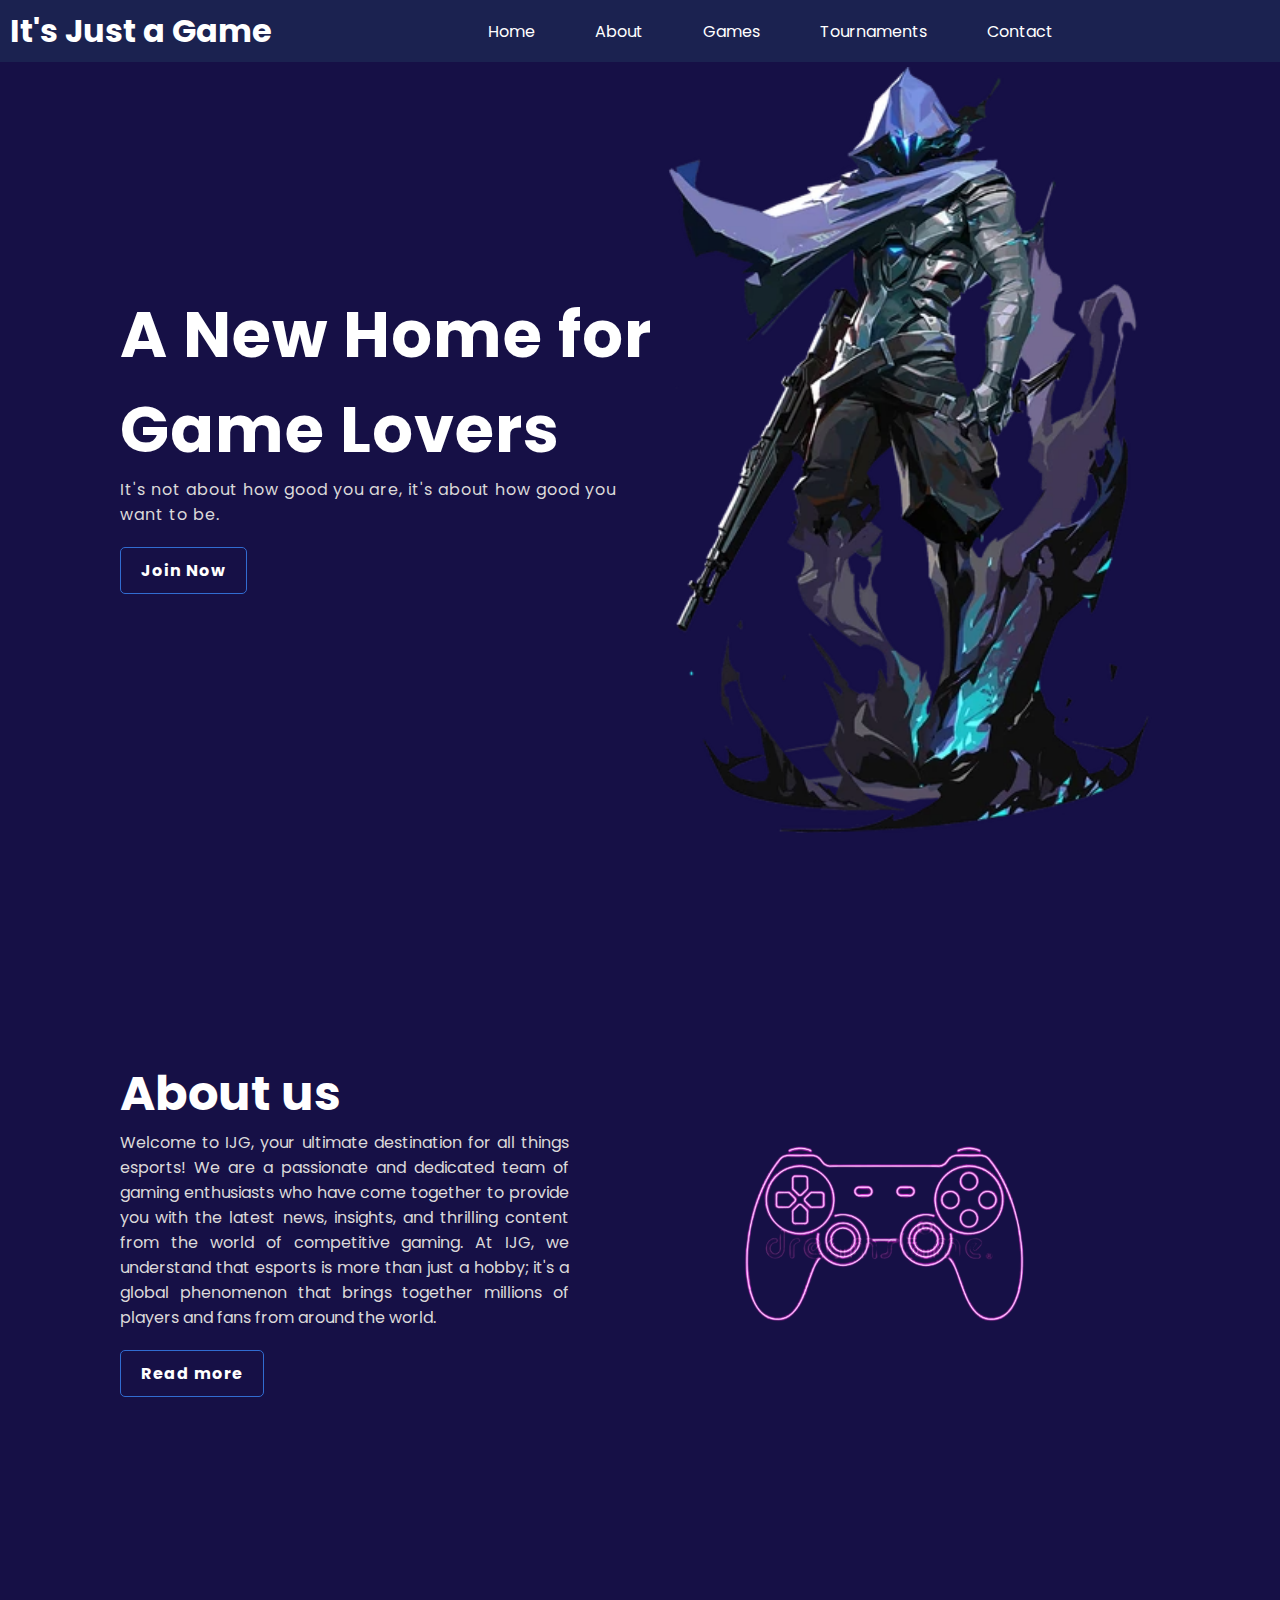
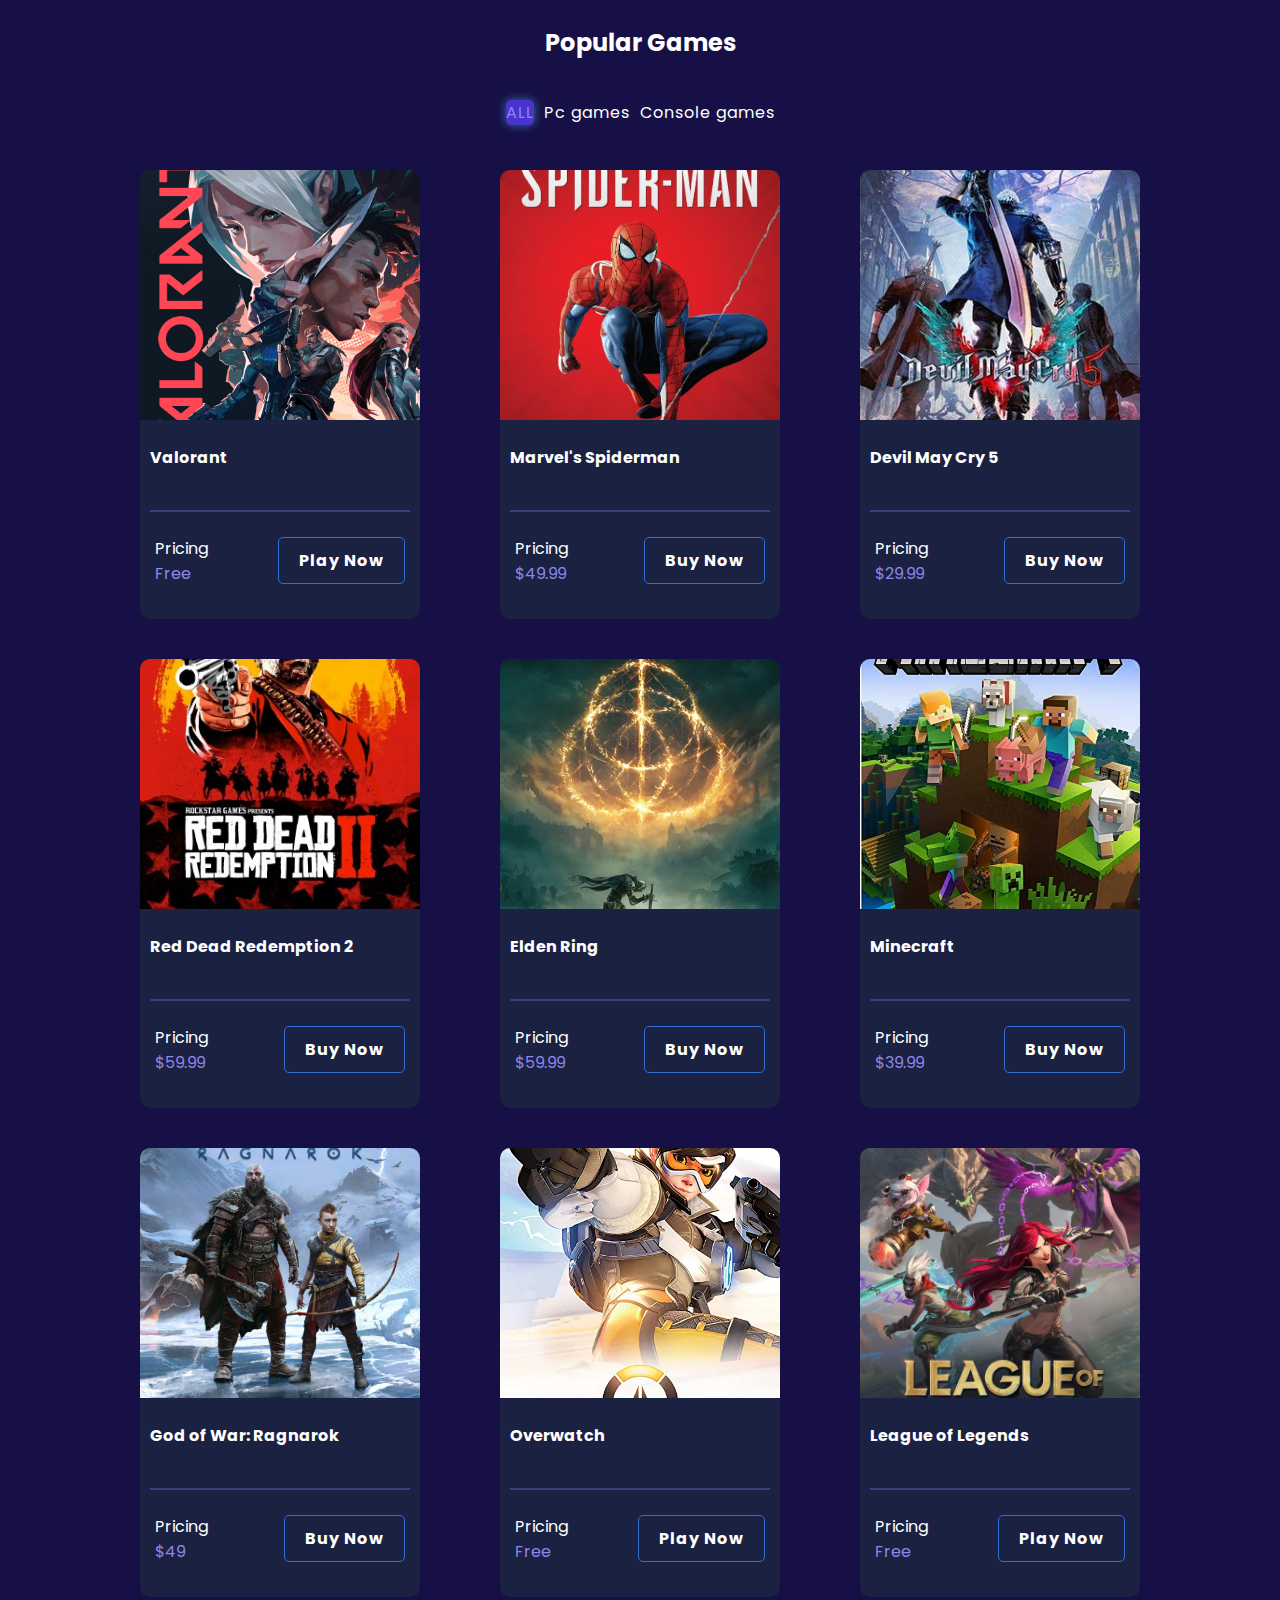
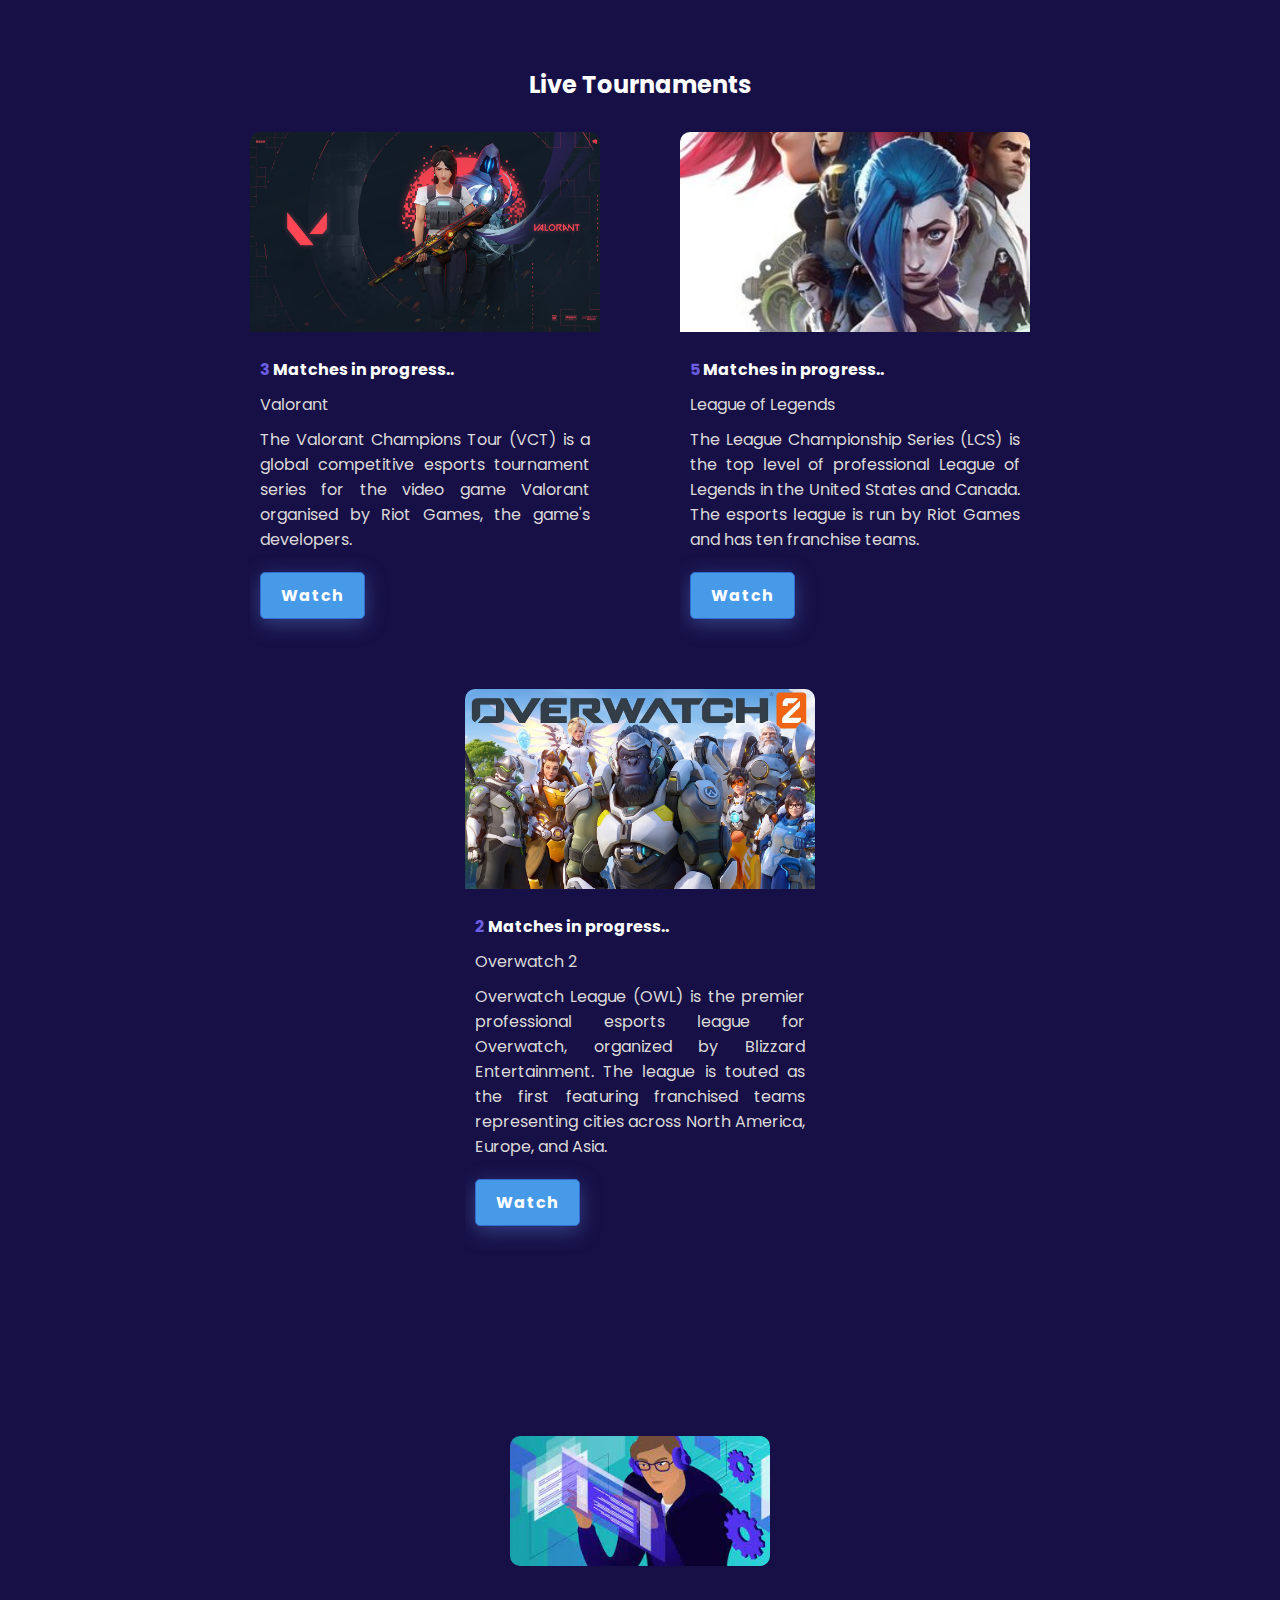
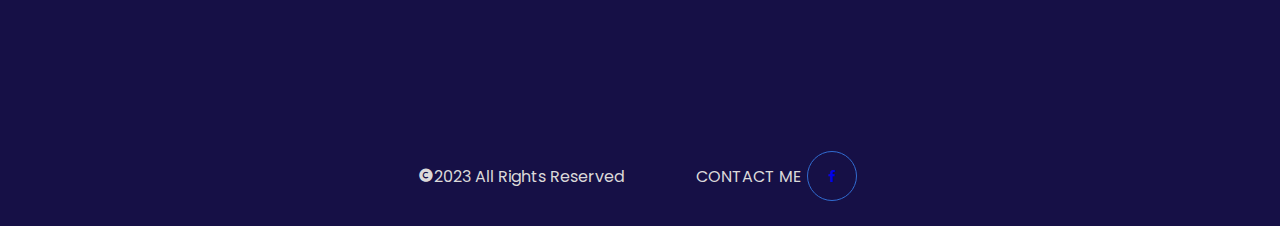
<file: WEBSITE/index.html>
<html>
  <head>
    <meta charset="UTF-8">
    <meta name="viewport" content="width=device-width, initial-scale=1.0">
    <title>Gaming Website</title>
    <link rel="stylesheet" href="styless.css">
    <link href='https://unpkg.com/boxicons@2.1.4/css/boxicons.min.css' rel='stylesheet'>

  </head>
  <body>
    <header>
      <a href="#" class="logo">It's Just a Game</a>
      <ul class="nav">
        <li><a href="#home">Home</a></li>
        <li><a href="#about">About</a></li>
        <li><a href="#games">Games</a></li>
        <li><a href="#tournaments">Tournaments</a></li>
        <li><a href="#contact">Contact</a></li>
        
      </ul>
      
    <div class="toggleMenu" onclick="toggleMenu();"></div>
    </header>

    <!-- Home Banner -->
    <div class="banner" id="home">
        <div class="bg">
            <div class="content">
                <h2>A New Home for <br>
                Game Lovers</h2>
                <p>It's not about how good you are, it's about how good you want to be.</p>
                <a href="https://play.toornament.com/en_US/login/#registered" class="btn">Join Now</a>
                 
            </div>
            <img src="Omen.png" class="img">
        </div>
    </div>

    <!-- About -->
    <div class="about" id="about">
        <div class="contentBx"> 
        <h2>About us</h2>
        <p>Welcome to IJG, your ultimate destination for all things esports! 
            We are a passionate and dedicated team of gaming enthusiasts who have come together to provide you with the latest news, 
            insights, and thrilling content from the world of competitive gaming. At IJG, we understand that esports is 
            more than just a hobby; it's a global phenomenon that brings together millions of players and fans from around the world. 
        </p>
        <a href="Read.html">Read more</a>
        </div>
        <img src="contr.png" class="img">
    </div>

    <div class="games" id="games">
        <h2>Popular Games</h2>
        &nbsp;&nbsp;&nbsp;&nbsp;&nbsp;&nbsp;
        &nbsp;&nbsp;&nbsp;&nbsp;&nbsp;&nbsp;
        <ul>
            <li class="list active" data-filter="all">ALL</li>
            <li class="list" data-filter="pc">Pc games</li>
            <li class="list" data-filter="console">Console games</li>
        </ul>
        <div class="cardBx">
            <div class="card" data-item="pc">
                <img src="1stGame.jpg">
                <div class="content">
                    <h4>Valorant</h4>
                    <div class="progress-line"><span></span></div>
                    <div class="info">
                        <p>Pricing<br><span>Free</span></p>
                        <a href="https://playvalorant.com/en-sg/">Play Now</a>
                    </div>
                </div>
            </div>

            <div class="card" data-item="console">
                <img src="9thGame.jpg">
                <div class="content">
                    <h4>Marvel's Spiderman</h4>
                    <div class="progress-line"><span></span></div>
                    <div class="info">
                        <p>Pricing<br><span>$49.99</span></p>
                        <a href="https://store.playstation.com/en-us/product/UP9000-CUSA02299_00-MARVELSSPIDERMAN">Buy Now</a>
                    </div>
                </div>
            </div>


            <div class="card" data-item="console">
                <img src="8thGame.jpg">
                <div class="content">
                    <h4>Devil May Cry 5</h4>
                    <div class="progress-line"><span></span></div>
                    <div class="info">
                        <p>Pricing<br><span>$29.99</span></p>
                        <a href="https://store.steampowered.com/app/601150/Devil_May_Cry_5/">Buy Now</a>
                    </div>
                </div>
            </div>

            <div class="card" data-item="pc">
                <img src="4thGame.jpg">
                <div class="content">
                    <h4>Red Dead Redemption 2</h4>
                    <div class="progress-line"><span></span></div>
                    <div class="info">
                        <p>Pricing<br><span>$59.99</span></p>
                        <a href="https://www.rockstargames.com/games/reddeadredemption">Buy Now</a>
                    </div>
                </div>
            </div>

            <div class="card" data-item="pc">
                <img src="5thGame.jpg">
                <div class="content">
                    <h4>Elden Ring</h4>
                    <div class="progress-line"><span></span></div>
                    <div class="info">
                        <p>Pricing<br><span>$59.99</span></p>
                        <a href="https://store.steampowered.com/app/1245620/ELDEN_RING/">Buy Now</a>
                    </div>
                </div>
            </div>

            <div class="card" data-item="pc">
                <img src="6thGame.jpg">
                <div class="content">
                    <h4>Minecraft</h4>
                    <div class="progress-line"><span></span></div>
                    <div class="info">
                        <p>Pricing<br><span>$39.99</span></p>
                        <a href="https://www.minecraft.net/en-us/store/minecraft-java-bedrock-edition-pc">Buy Now</a>
                    </div>
                </div>
            </div>

            <div class="card" data-item="console">
                <img src="7thGame.jpg">
                <div class="content">
                    <h4>God of War: Ragnarok</h4>
                    <div class="progress-line"><span></span></div>
                    <div class="info">
                        <p>Pricing<br><span>$49</span></p>
                        <a href="https://www.playstation.com/en-ph/games/god-of-war-ragnarok/">Buy Now</a>
                    </div>
                </div>
            </div>

            <div class="card" data-item="pc">
                <img src="3rdGame.jpg">
                <div class="content">
                    <h4>Overwatch</h4>
                    <div class="progress-line"><span></span></div>
                    <div class="info">
                        <p>Pricing<br><span>Free</span></p>
                        <a href="https://overwatch.blizzard.com/en-us/">Play Now</a>
                    </div>
                </div>
            </div>

            <div class="card" data-item="pc">
                <img src="2ndGame.jpg">
                <div class="content">
                    <h4>League of Legends</h4>
                    <div class="progress-line"><span></span></div>
                    <div class="info">
                        <p>Pricing<br><span>Free</span></p>
                        <a href="https://signup.leagueoflegends.com/en-ph/signup/redownload">Play Now</a>
                    </div>
                </div>
            </div>

        </div>
    </div>

    <!-- Tournaments -->
    <div class="tournaments" id="tournaments">
        <h2>Live Tournaments</h2>
        <div class="boxBx">
            <div class="box">
                <img src="Valorantss.jpg">
                <div class="content">
                    <h4><span>3</span> Matches in progress..</h4>
                    <p>Valorant</p>
                    <p>The Valorant Champions Tour (VCT) is a global competitive esports tournament 
                        series for the video game Valorant organised by Riot Games, the game's developers.</p>
                    <div class="btn">
                        <a href="https://escharts.com/tournaments/valorant/vct-2023-pacific-league" class="watch">Watch</a>
                    </div>
                </div>
            </div>

            <div class="box">
                <img src="LOL.jpg">
                <div class="content">
                    <h4><span>5</span> Matches in progress..</h4>
                    <p>League of Legends</p>
                    <p>The League Championship Series (LCS) is the top level of professional League of Legends in the 
                        United States and Canada. The esports league is run by Riot Games and has ten franchise teams.</p>
                    <div class="btn">
                        <a href="https://escharts.com/tournaments/lol/mid-season-invitational-2023" class="watch">Watch</a>
                    </div>
                </div>
            </div>

            <div class="box">
                <img src="owats.jpg">
                <div class="content">
                    <h4><span>2</span> Matches in progress..</h4>
                    <p>Overwatch 2</p>
                    <p>Overwatch League (OWL) is the premier professional esports league for Overwatch, 
                        organized by Blizzard Entertainment. The league is touted as the first featuring franchised teams 
                        representing cities across North America, Europe, and Asia.</p>
                    <div class="btn">
                        <a href="https://www.youtube.com/watch?v=1n3rioV5cak" class="watch">Watch</a>

                    </div>
                </div>
            </div>
<!-- Contact -->

            <div class="contact" id="contact">
                <img src="dev.jpg">
            </div>





            <!-- Footer -->
            <footer>
                <div class="info">
                    <p><i class='bx bxs-copyright'></i>2023 All Rights Reserved&nbsp;&nbsp;&nbsp;&nbsp;&nbsp;&nbsp;&nbsp;&nbsp;&nbsp;&nbsp;&nbsp;&nbsp;&nbsp;&nbsp;</p>
                    
                    <p>&nbsp;&nbsp;&nbsp;&nbsp;CONTACT ME</p>
                    <ul>
                        <li><a href="https://www.facebook.com/kurtgeoffrey.aquino.9"><i class='bx bxl-facebook'></i></a></li>
                    </ul>
                </div> 
            </footer>
        </div>
    </div>
    <script>
        /* Sticky NavBar */
        window.addEventListener('scroll',function()
        {
            var header =document.querySelector('header');
            header.classList.toggle('sticky',window.scrollY>0);
        });
        /* Reponsive NavBar */
        function  toggleMenu(){
            const toggleMenu = document.querySelector('toggleMenu');
            const nav = document.querySelectorAll('.nav');
            toggleMenu.classList.toggle('active')
            nav.classList.toggle('active')
        }

        /* Filterable Cards */

        let list = document.querySelectorAll('.list');
        let card = document.querySelectorAll('.card');

        for(let i=0; i<list.length; i++){
            list[i].addEventListener('click',function(){
                for(let j=0; j<list.length; j++){
                   list[j].classList.remove('active');
                }
                this.classList.add('active');

                let dataFilter = this.getAttribute('data-filter');

                for(let k=0; k<card.length; k++)
                {
                    card[k].classList.remove('active');
                    card[k].classList.add('hide');

                    if (card[k].getAttribute('data-item') == dataFilter || dataFilter == 'all'){
                    card[k].classList.remove('hide');
                    card[k].classList.add('active');
                    }
                }
        })
        
    }


   
            
    </script>
  </body>
</html>
</file>
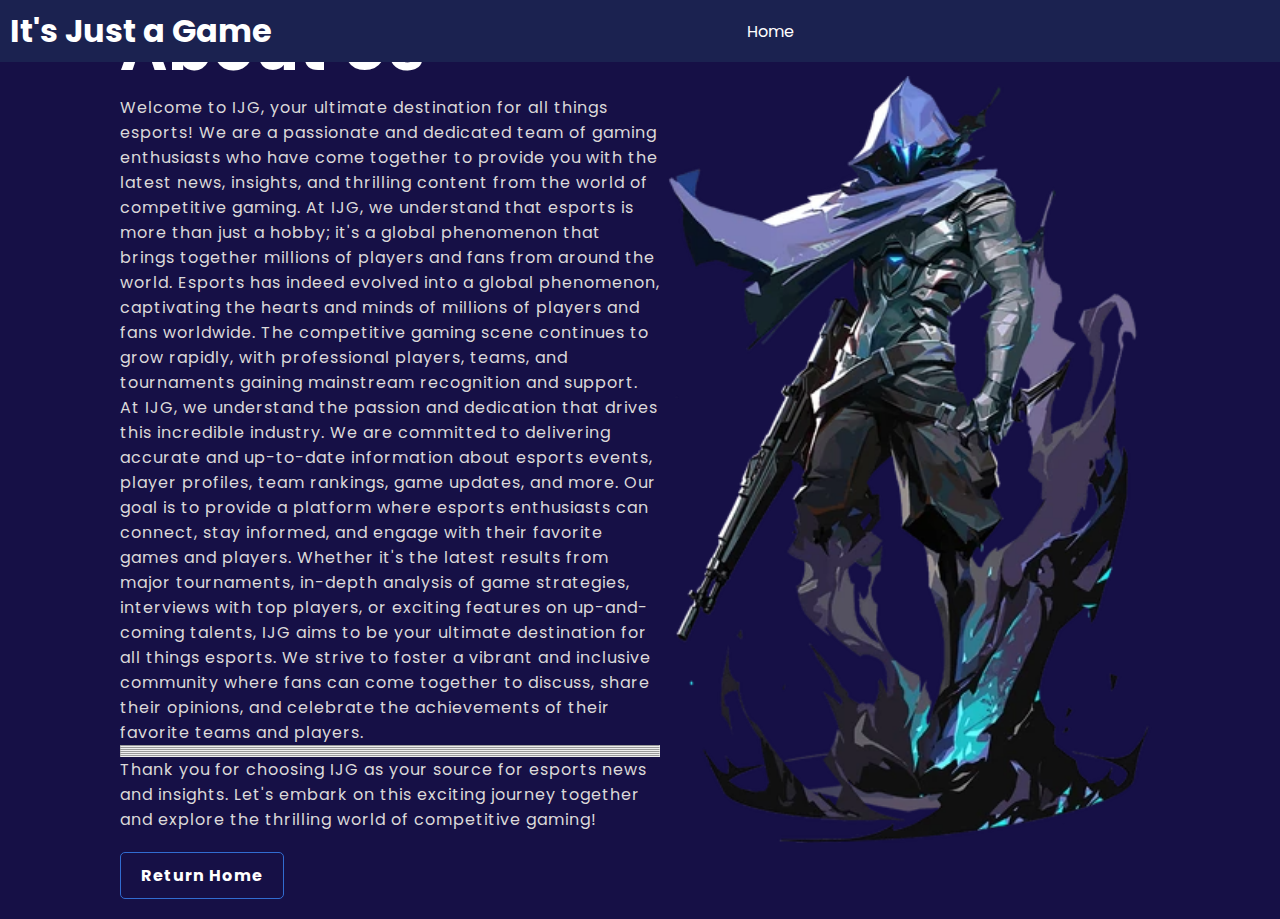
<file: WEBSITE/Read.html>
<html>
  <head>
    <meta charset="UTF-8">
    <meta name="viewport" content="width=device-width, initial-scale=1.0">
    <title>Gaming Website</title>
    <link rel="stylesheet" href="styless.css">
    <link href='https://unpkg.com/boxicons@2.1.4/css/boxicons.min.css' rel='stylesheet'>

  </head>
  <body>
    <header>
      <a href="index.html" class="logo">It's Just a Game</a>
      <ul class="nav">
        <li><a href="index.html">Home</a></li>
        
      </ul>
      
    <div class="toggleMenu" onclick="toggleMenu();"></div>
    </header>

    <!-- Home Banner -->
    <div class="banner" id="home">
        <div class="bg">
            <div class="content">
                <h2>About Us</h2>
                <p>Welcome to IJG, your ultimate destination for all things esports! 
                    We are a passionate and dedicated team of gaming enthusiasts who have come together to provide you with the latest news, 
                    insights, and thrilling content from the world of competitive gaming. At IJG, we understand that esports is 
                    more than just a hobby; it's a global phenomenon that brings together millions of players and fans from around the world.
                    Esports has indeed evolved into a global phenomenon, captivating the hearts and minds of millions of players and fans worldwide. 
                    The competitive gaming scene continues to grow rapidly, with professional players, teams, and tournaments gaining mainstream recognition and support.
                    At IJG, we understand the passion and dedication that drives this incredible industry. We are committed to delivering accurate and up-to-date information about 
                    esports events, player profiles, team rankings, game updates, and more. Our goal is to provide a platform where esports enthusiasts can connect, stay informed, and 
                    engage with their favorite games and players. Whether it's the latest results from major tournaments, in-depth analysis of game strategies, interviews with top players, 
                    or exciting features on up-and-coming talents, IJG aims to be your ultimate destination for all things esports. We strive to foster a vibrant and inclusive community where 
                    fans can come together to discuss, share their opinions, and celebrate the achievements of their favorite teams and players. </p>
                    <hr><hr><hr><hr><hr><hr>
                    <p>Thank you for choosing IJG as your source for esports news and insights. Let's embark on this exciting journey together and explore the thrilling world of competitive gaming!<br></p>
                <a href="index.html" class="btn">Return Home</a>
                 
            </div>
            <img src="Omen.png" class="img">
        </div>
    </div>

  

            
    </script>
  </body>
</html>
</file>
<file: WEBSITE/styless.css>
@import url('https://fonts.googleapis.com/css?family=Poppins&display=swap');
*{
    margin: 0;
    padding: 0;
    box-sizing: border-box;
    font-family: 'Poppins', sans-serif;
    
}
body{
    background: #161046;
}
/* Scroll Bar */
::-webkit-scrollbar{
    width: 12px;
    scroll-behavior: smooth;
}
::-webkit-scrollbar-thumb{
    background: #27215e;
    border-radius: 6px;
    
}

header{
    position: fixed;
    top: 0;
    left: 0;
    width: 100%;
    padding: 7px 10px;
    display: flex;
    justify-content: space-between;
    align-items: center;
    background: #1b2250;
    transition: 0.5s;
    z-index: 1000;
}
header.sticky{
    background: #271e91;
    box-shadow: 0 5px 20px #1b276b;
}
header .logo{
    position: relative;
    color: #fff;
    text-decoration: none;
    font-size: 2em;
    font-weight: 700;
}
header .nav{
    display: flex;
    justify-content: center;
    align-items: center;
}
header ul li{
    list-style: none;
    margin: 10px;
}
header ul li a{
    color: #fff;
    text-decoration: none;
    padding: 10px 20px;
    border-radius: 5px;
}
header ul li a:hover{
    background: #2f59b3;
    color: #050e2d;
    box-shadow: 0 0 10px #469ae8;
}
header .action .searchBx{
    padding: 5px;
    margin: 5px;
    display: flex;
    justify-content: center;   
    align-items: center;
    background: #fff;
    border-radius: 5px; 
}
header .action .searchBx i{
    font-size: 1.4em;
    margin: 5px;
    color: #222;
}
header .action .searchBx input{
    outline: none;
    border: none;
    font-size: 1em;
    color: #222;
}

/* Home Banner */

.banner{
    position: relative;
    width: 100%;
    min-height: 100vh;
    padding: 0px 100px;
    display: flex;
    justify-content: center;
    align-items: center;
}
.banner .bg{
    position: relative;
    width: 100%;
    min-height: 100vh;
    display: flex;
    justify-content: center;
    align-items: center;
}
.banner .bg .content{
    width: 50%;
    height: 100%;
}
.banner .bg .content h2{
    font-size: 4em;
    color: #fff;
    letter-spacing: 1px;
}
.banner .bg .content p{
    font-size: 1em;
    color: #dbd9d9;
    letter-spacing: 1px;
}
.banner .bg .content a{
    display: inline-block;
    padding: 10px 20px;
    margin: 20px 0;
    border: 1px solid #316cd1;
    text-decoration: none; 
    font-weight: 700;
    border-radius: 5px;
    color: #fff;
    letter-spacing: 1px;
}
.banner .bg .content a:hover{
    background: #2f59b3;
    color: #050e2d;
    border: none;
    box-shadow: 0 0 10px #469ae8;
}
.banner .bg img{
    width: 500px;
}

.banner .bg img:hover{
    transform: scale(1.3);
    z-index: 2;
    position: transparent;
    right: 0;
    bottom: 0;
    z-index: -1;
    color: transparent;
    transform: 0.3 ease 0;
    
}


/* about */

.about{
    position: relative;
    width: 100%;
    min-height: 75vh;
    padding: 0px 100px;
    display: flex;
    justify-content: space-between;
    align-items: center;
}
.about .contentBx{
    width: 50%;
    margin: 20px;
}
.about .contentBx h2{
    font-size: 3em;
    font-weight: 700;
    color: #fff;
}
.about .contentBx p{
    max-width: 600px;
    text-align: justify;
    color: #dbd9d9;
}
.about .contentBx a{
    display: inline-block;
    padding: 10px 20px;
    margin: 20px 0;
    border: 1px solid #316cd1;
    text-decoration: none; 
    font-weight: 700;
    border-radius: 5px;
    color: #fff;
    letter-spacing: 1px;
}
.about .contentBx a:hover{
    background: #2f59b3;
    color: #050e2d;
    border: none;
    box-shadow: 0 0 10px #469ae8;
    
}

/* Games */

.games{
    padding: 0px 100px;
    width: 100%;
    min-height: 100vh;
    display: flex;
    justify-content: center;
    align-items: center;
    flex-direction: column;
    margin: 40px auto;
}

.games h2{
    color: #fff;
    margin: 10px 0;
}
.games ul{
    display: flex;
    justify-content: center;
    align-items: center;
    flex-wrap: wrap;
    margin-bottom: 20px;
}
.games ul li{
    list-style: none;  
    pad: 10px 20px;
    border-radius: 5px;
    margin: 5px;
    letter-spacing: 1px;
    cursor: pointer;
    color: #fff;

}

.games ul li.active{
    background: #4934cd;
    color: #8e87ed;
    box-shadow: 0 0 10px #3970a3;
}

.games .cardBx{
    width: 100%;
    min-height: 100%;
    display: flex;
    flex-wrap: wrap;
    justify-content: center;
    align-items: center;
    
}

.games .cardBx .card{
    width: 280px;
    border-radius: 10px;
    margin: 20px 40px;
    background: #1b2141;
    overflow: hidden;
}
.games .cardBx .card img{
    width: 100%;
    height: 250px;
    object-fit: cover;
}
.games .cardBx .card .content{
    padding: 10px;
}
.games .cardBx .card .content h4{
    color: #ffffff;
    margin: 15px 0;
}
.games .cardBx .card .progress-line{
    position: relative;
    height: 10px;
    width: 100%;
    background: #24369b;
    margin-bottom: 15px;
    border-radius: 10px;
    transform: scaleX(0);
    transform-origin: left;
    animation: animate 1s cubic-bezier(1,0,0.5,1) forwards;
}
.games .cardBx .card .progress-line span{
    position: absolute;
    height: 100%;
    width: 80%;
    border-radius: 10px;
    background: #477cee;
    color: #0b2da7;
    box-shadow: 0 0 10px #726bea;
    transform: scaleX(0);
    transform-origin: left;
    animation: animate 1s cubic-bezier(1,0,0.5,1) forwards;
}
@keyframes animate{
    100%{
        transform: scaleX(1);
    }
}
.games .cardBx .card .info{
    border-top: 2px solid #35407e;
    padding: 5px;
    display: flex;
    justify-content: space-between;
    align-items: center;

}
.games .cardBx .card .info p{
    font-size: 1em;
    color: #fff;
}
.games .cardBx .card .info p span{
    color: #8e87ed;
}
.games .cardBx .card .info a{
    display: inline-block;
    padding: 10px 20px;
    margin: 20px 0;
    border: 1px solid #316cd1;
    text-decoration: none; 
    font-weight: 700;
    border-radius: 5px;
    color: #fff;
    letter-spacing: 1px;
}
.games .cardBx .card .info a:hover{
    background: #2f59b3;
    color: #050e2d;
    border: none;
    box-shadow: 0 0 10px #469ae8;
}
.games .cardBx .card.hide{
    display: none;
}

.tournaments{
    padding: 0px 100px;
    width: 100%;
    min-height: 100vh;
    display: flex;
    flex-direction: column;
    justify-content: center;
    align-items: center;
}
.tournaments h2{
    color: #fff;
    margin: 10px 0;
}
.tournaments .boxBx{
    width: 100%;
    min-height: 100%;
    display: flex;
    flex-wrap: wrap;
    justify-content: center;
    align-items: center;
}

.tournaments .boxBx .box{
    width: 350px;
    border-radius: 10px;
    margin: 20px 40px;
    background: 1b2141;
    overflow: hidden;
}
.tournaments .boxBx .box img{
    width: 100%;
    height: 200px;
    object-fit: cover;
}

.tournaments .boxBx .box .content{
    padding: 10px;
}
.tournaments .boxBx .box .content h4{
    color: #fff;
    margin-top: 15px;
}
.tournaments .boxBx .box .content h4 span{
    color: #6c5fe3;
    
}
.tournaments .boxBx .box .content p{
    text-align: justify;
    color: #dbd9d9;
    margin-top: 10px;
}
.tournaments .boxBx .box .content .btn{
    display: flex;
    justify-content: space-between;
}

.tournaments .boxBx .box .content .watch{
    display: inline-block;
    background: #469ae8;
    padding: 10px 20px;
    margin: 20px 0;
    border: 1px solid #316cd1;
    text-decoration: none; 
    font-weight: 700;
    border-radius: 5px;
    color: #fff;
    letter-spacing: 1px;
    box-shadow: 0 5px 20px #364084;
}
.tournaments .boxBx .box .content .watch:hover{
    background: #2f59b3;
    color: #050e2d;
    border: 1px solid #316cd1;
    box-shadow: 0 0 10px #1b3146;
}

/* Contact */

.contact{
    padding: 20px;
    width: 100%;
    min-height: 50vh;
    display: flex;
    justify-content: center;
    align-items: center;
}
.contact img{
    height: 50%;
    width: 25%;
    object-fit: cover;
    border-radius: 10px;
}
.contact .form{
    width: 50%;
    margin: 30px;
    background:transparent ;

}
.contact .form h1{
    color: #233599;

}

.contact .form .inputBx{
    margin: 10px 0;

}
.contact .form .inputBx p{
    color: #9872c1;
}
.contact .form .inputBx input,
.contact .form .inputBx textarea{
    border: none;
    outline: none;
    padding: 10px;
    width: 100%;
    color: #7057df;
    background: 1b2141;
    min-height: 15px;
    font-size: 1.1em;
}
.contact .form .inputBx textarea{
    height: 150px;
}

.contact .form .inputBx input[type="submit"]{
    display: inline-block;
    padding: 10px 20px;
    margin: 15px 0;
    outline: none;  
    background: transparent;
    border: 1px solid #316cd1;
    text-decoration: none;
    font-weight: 700;
    width: 150px;
    border-radius: 5px;
    color: #fff;
    letter-spacing: 1px;
    
}
.contact .form .inputBx input[type="submit"]:hover{

    box-shadow: 0 5px 20px #364084;
    background: #469ae8;
    color: #050e2d;
    border: none;
}
/* footer */

footer{
    padding: 10px 100px;
}
footer .info{
    display: flex;
    justify-content: space-between;
    align-items: center; 
}

footer .info .logo{
    position: relative;
    color: #fff;
    text-decoration: none;
    font-size: 2em;
    font-weight: 700;
}
footer .info p{
    color: #dbd9d9;
}
footer .info ul{
    margin: 10px 0;
    display: flex;
    justify-content: center;
    align-items: center;
}
footer .info ul li{
    list-style: none;
    height: 50px;
    width: 50px;
    margin: 5px;
    border-radius: 50%;
    display: flex;
    justify-content: center;
    align-items: center;
    border: 1px solid #316cd1;
}

footer .info ul li:hover{
    background: #469ae8;
}

/* Responsive NavBar */

@media (max-width: 991px)
{
    header
    {
        padding: 15px 40px;
    }
    header .nav{
        position: fixed;
        top: 0;
        left: 0;
        right: 0;
        bottom: 0;
        background: #469ae8;
        display: none;
        justify-content: center;
        align-items: center;
        flex-direction: column; 
        z-index: 1000;
    }
    header .nav.active{
        display: flex;
    }
    header .nav li{
        margin: 20px 0;
    }
    header .nav li a{
        font-size: 24px;
        margin: 10px 0;
    }
    .toggleMenu{
        position: relative;
        width: 30px;
        height: 30px;
        background: url(menu.png);
        background-position: center;
        background-size: 30px;
        background-repeat: no-repeat;
        cursor: pointer;
        z-index: 1000;
    }
    .toggleMenu.active{
        background: url(close.png);
        background-position: center;
        background-size: 30px;
        background-repeat: no-repeat;
    }
    .banner .bg img{
        position: absolute;
    }
    .banner .bg .content{
        width: 100%;
        height: 100%;
        background: rgba(94, 114, 180, 0.5);
        padding: 20px;
        z-index: 1;
        border-radius: 10px;
    }
}
</file>
